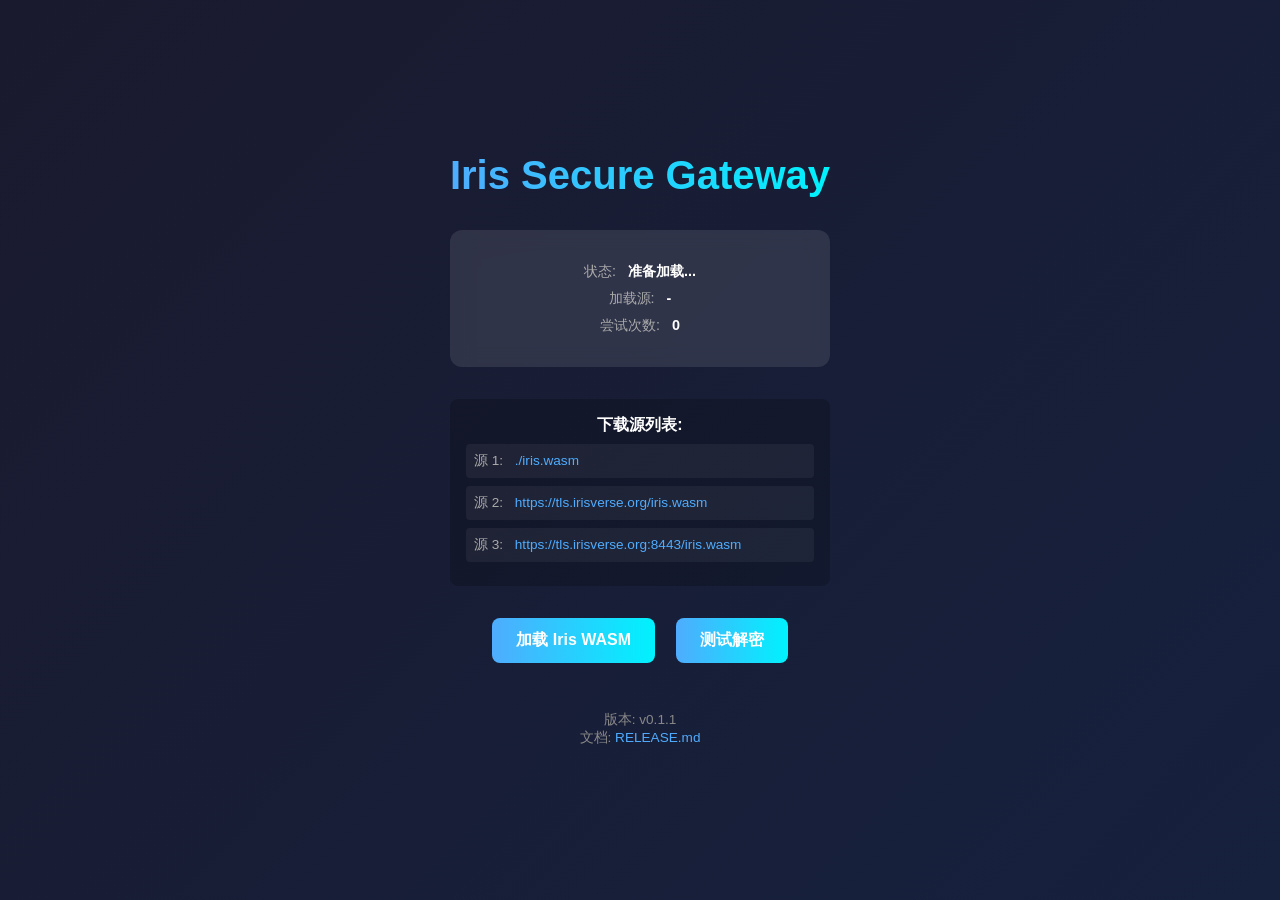
<file: crates/iris-secure-gateway/assets/index.html>
<!DOCTYPE html>
<html lang="zh-CN">
<head>
    <meta charset="UTF-8">
    <meta name="viewport" content="width=device-width, initial-scale=1.0">
    <title>Iris Secure Gateway</title>
    <style>
        * {
            margin: 0;
            padding: 0;
            box-sizing: border-box;
        }
        body {
            font-family: -apple-system, BlinkMacSystemFont, 'Segoe UI', Roboto, sans-serif;
            background: linear-gradient(135deg, #1a1a2e 0%, #16213e 100%);
            min-height: 100vh;
            display: flex;
            flex-direction: column;
            align-items: center;
            justify-content: center;
            color: white;
        }
        #app {
            text-align: center;
            padding: 2rem;
            max-width: 800px;
        }
        h1 {
            font-size: 2.5rem;
            margin-bottom: 1rem;
            background: linear-gradient(90deg, #4facfe 0%, #00f2fe 100%);
            -webkit-background-clip: text;
            -webkit-text-fill-color: transparent;
        }
        #status {
            margin: 2rem 0;
            padding: 1.5rem;
            background: rgba(255, 255, 255, 0.1);
            border-radius: 12px;
            backdrop-filter: blur(10px);
        }
        .status-item {
            margin: 0.5rem 0;
            font-size: 0.9rem;
        }
        .status-label {
            color: #aaa;
            margin-right: 0.5rem;
        }
        .status-value {
            font-weight: bold;
        }
        .status-value.success { color: #4caf50; }
        .status-value.error { color: #f44336; }
        .status-value.warning { color: #ff9800; }
        
        #sources {
            margin: 1rem 0;
            padding: 1rem;
            background: rgba(0, 0, 0, 0.2);
            border-radius: 8px;
        }
        .source-item {
            padding: 0.5rem;
            margin: 0.5rem 0;
            background: rgba(255, 255, 255, 0.05);
            border-radius: 4px;
            text-align: left;
            font-size: 0.85rem;
        }
        .source-url {
            color: #4facfe;
            word-break: break-all;
        }
        
        button {
            background: linear-gradient(90deg, #4facfe 0%, #00f2fe 100%);
            color: white;
            border: none;
            padding: 12px 24px;
            margin: 1rem 0.5rem;
            border-radius: 8px;
            cursor: pointer;
            font-size: 1rem;
            font-weight: bold;
            transition: transform 0.2s, box-shadow 0.2s;
        }
        button:hover {
            transform: translateY(-2px);
            box-shadow: 0 4px 12px rgba(79, 172, 254, 0.4);
        }
        button:disabled {
            opacity: 0.5;
            cursor: not-allowed;
        }
        
        .info {
            margin-top: 2rem;
            font-size: 0.85rem;
            color: #888;
        }
        .info a {
            color: #4facfe;
            text-decoration: none;
        }
        
        @keyframes pulse {
            0%, 100% { opacity: 1; }
            50% { opacity: 0.5; }
        }
        .loading {
            animation: pulse 1.5s ease-in-out infinite;
        }
    </style>
</head>
<body>
    <div id="app">
        <h1>Iris Secure Gateway</h1>
        
        <div id="status">
            <div class="status-item">
                <span class="status-label">状态:</span>
                <span id="status-text" class="status-value loading">准备加载...</span>
            </div>
            <div class="status-item">
                <span class="status-label">加载源:</span>
                <span id="load-source" class="status-value">-</span>
            </div>
            <div class="status-item">
                <span class="status-label">尝试次数:</span>
                <span id="attempts" class="status-value">0</span>
            </div>
        </div>
        
        <div id="sources">
            <div style="font-weight: bold; margin-bottom: 0.5rem;">下载源列表:</div>
            <div class="source-item">
                <span class="status-label">源 1:</span>
                <span class="source-url">./iris.wasm</span>
                <span id="source1-status"></span>
            </div>
            <div class="source-item">
                <span class="status-label">源 2:</span>
                <span class="source-url">https://tls.irisverse.org/iris.wasm</span>
                <span id="source2-status"></span>
            </div>
            <div class="source-item">
                <span class="status-label">源 3:</span>
                <span class="source-url">https://tls.irisverse.org:8443/iris.wasm</span>
                <span id="source3-status"></span>
            </div>
        </div>
        
        <div>
            <button id="load-btn" onclick="loadWasm()">加载 Iris WASM</button>
            <button id="test-btn" onclick="testDecryption()">测试解密</button>
        </div>
        
        <div class="info">
            <p>版本: <span id="version">v0.1.1</span></p>
            <p>文档: <a href="/RELEASE.md">RELEASE.md</a></p>
        </div>
    </div>

    <script src="init_iris.js"></script>
    <script>
        const statusEl = document.getElementById('status-text');
        const sourceEl = document.getElementById('load-source');
        const attemptsEl = document.getElementById('attempts');

        async function loadWasm() {
            const loadBtn = document.getElementById('load-btn');
            loadBtn.disabled = true;
            
            try {
                statusEl.textContent = '正在加载...';
                statusEl.className = 'status-value loading';
                
                const result = await initIris({
                    key: window.irisKey
                });
                
                statusEl.textContent = '加载成功';
                statusEl.className = 'status-value success';
                
                sourceEl.textContent = `源 ${result.loadAttempts}`;
                attemptsEl.textContent = result.loadAttempts;
                
                // 更新源状态
                for (let i = 1; i <= 3; i++) {
                    const statusSpan = document.getElementById(`source${i}-status`);
                    if (i === result.loadAttempts) {
                        statusSpan.innerHTML = ' <span style="color: #4caf50;">✓ 成功</span>';
                    } else if (i < result.loadAttempts) {
                        statusSpan.innerHTML = ' <span style="color: #f44336;">✗ 失败</span>';
                    }
                }
                
                console.log('Iris WASM 加载成功:', result);
                
            } catch (error) {
                statusEl.textContent = '加载失败';
                statusEl.className = 'status-value error';
                
                console.error('加载失败:', error);
                alert(`加载失败: ${error.message}`);
                
            } finally {
                loadBtn.disabled = false;
            }
        }

        async function testDecryption() {
            try {
                const response = await fetch('/internal/decrypt', {
                    method: 'POST',
                    headers: { 'Content-Type': 'application/json' },
                    body: JSON.stringify({ data: 'dGVzdA==' }) // base64 "test"
                });
                
                if (response.ok) {
                    alert('解密接口正常');
                } else {
                    alert(`解密接口返回: ${response.status}`);
                }
            } catch (error) {
                alert(`解密接口错误: ${error.message}`);
            }
        }

        // 页面加载后自动加载
        // loadWasm();
    </script>
</body>
</html>
</file>
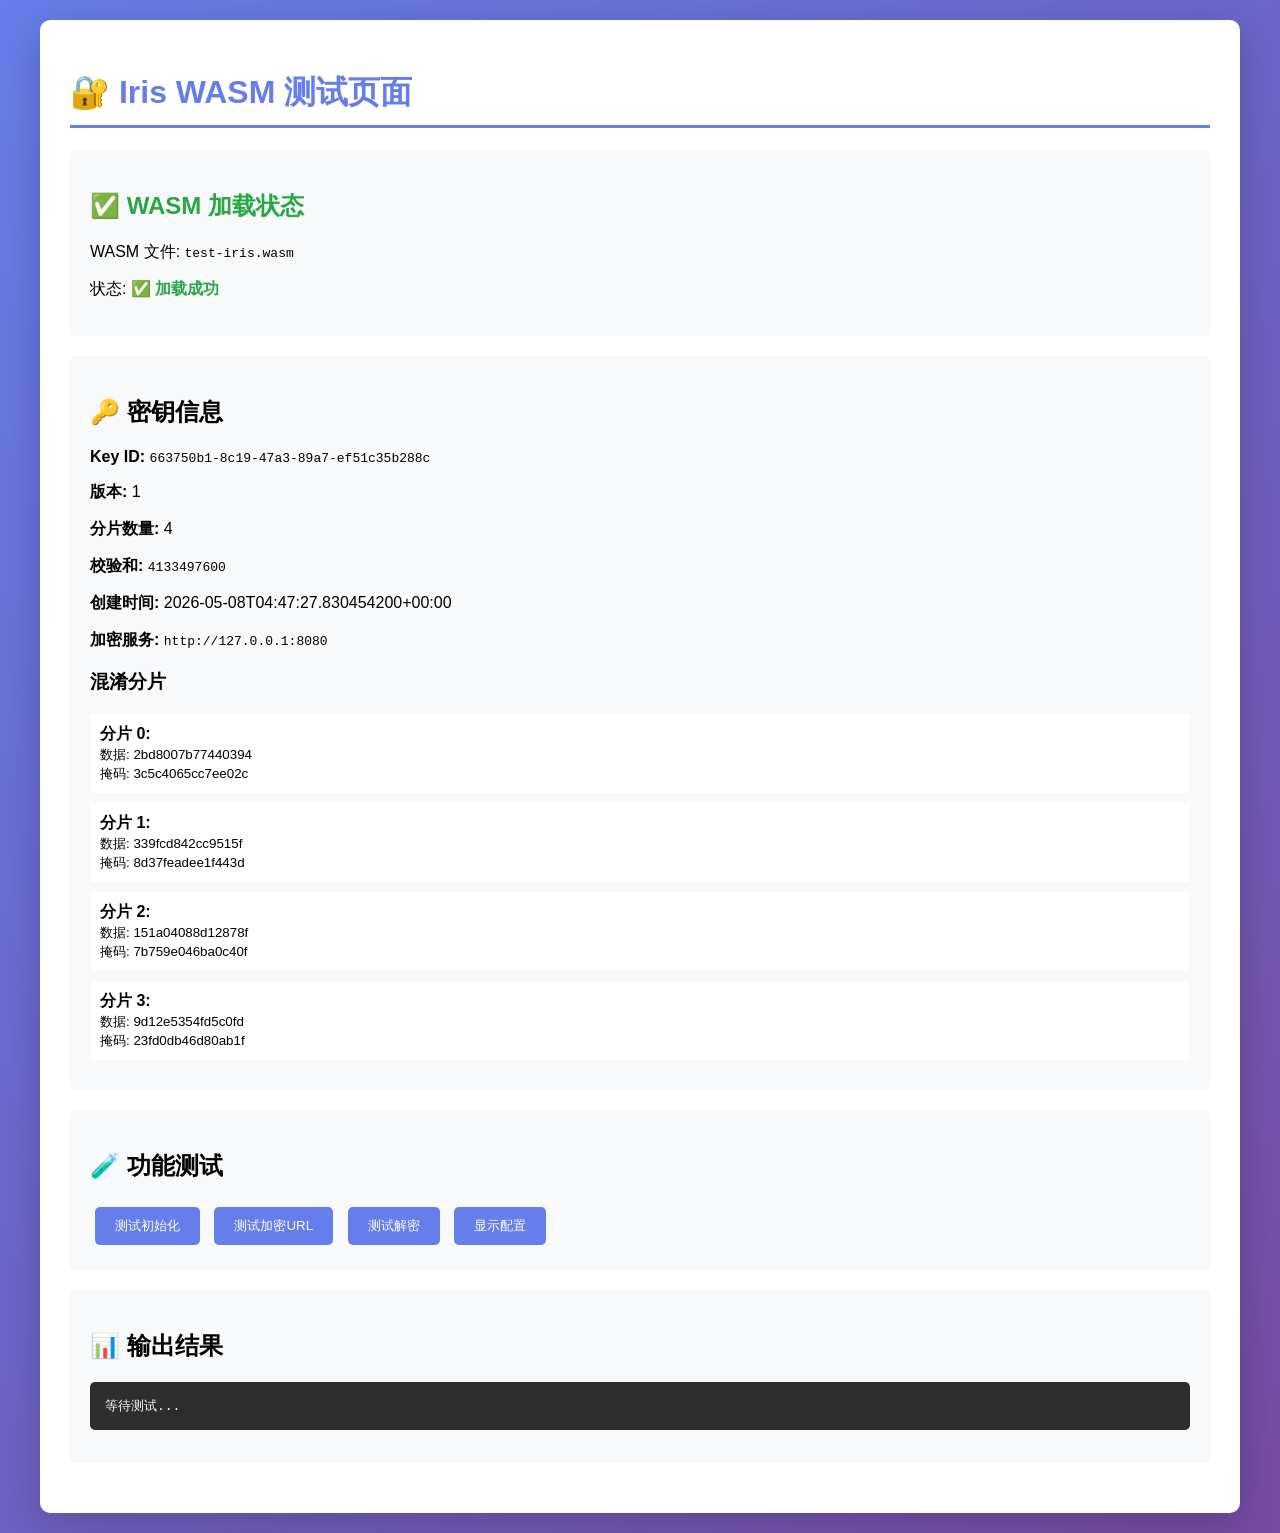
<file: test-page.html>
<!DOCTYPE html>
<html>
<head>
    <meta charset="UTF-8">
    <title>Iris WASM Test Page</title>
    <style>
        body {
            font-family: 'Segoe UI', Tahoma, Geneva, Verdana, sans-serif;
            max-width: 1200px;
            margin: 0 auto;
            padding: 20px;
            background: linear-gradient(135deg, #667eea 0%, #764ba2 100%);
            min-height: 100vh;
        }
        .container {
            background: white;
            border-radius: 10px;
            padding: 30px;
            box-shadow: 0 10px 40px rgba(0,0,0,0.2);
        }
        h1 {
            color: #667eea;
            border-bottom: 3px solid #667eea;
            padding-bottom: 10px;
        }
        .section {
            margin: 20px 0;
            padding: 20px;
            background: #f8f9fa;
            border-radius: 5px;
        }
        .success { color: #28a745; font-weight: bold; }
        .info { color: #17a2b8; }
        pre {
            background: #2d2d2d;
            color: #f8f8f2;
            padding: 15px;
            border-radius: 5px;
            overflow-x: auto;
        }
        button {
            background: #667eea;
            color: white;
            border: none;
            padding: 10px 20px;
            border-radius: 5px;
            cursor: pointer;
            margin: 5px;
        }
        button:hover { background: #5568d3; }
        #output { margin-top: 20px; }
    </style>
</head>
<body>
    <div class="container">
        <h1>🔐 Iris WASM 测试页面</h1>
        
        <div class="section">
            <h2 class="success">✅ WASM 加载状态</h2>
            <p>WASM 文件: <code>test-iris.wasm</code></p>
            <p>状态: <span id="wasm-status" class="info">加载中...</span></p>
        </div>

        <div class="section">
            <h2>🔑 密钥信息</h2>
            <div id="key-info"></div>
        </div>

        <div class="section">
            <h2>🧪 功能测试</h2>
            <button onclick="testInit()">测试初始化</button>
            <button onclick="testEncrypt()">测试加密URL</button>
            <button onclick="testDecrypt()">测试解密</button>
            <button onclick="showConfig()">显示配置</button>
        </div>

        <div class="section">
            <h2>📊 输出结果</h2>
            <pre id="output">等待测试...</pre>
        </div>
    </div>

    <script type="module">
        let wasmModule;
        let wasmConfig;

        // 加载 WASM
        async function loadWasm() {
            try {
                const response = await fetch('./test-iris.wasm');
                const wasmContent = await response.text();
                
                // 解析配置
                const configMatch = wasmContent.match(/const CONFIG = '(.+)';/);
                if (configMatch) {
                    wasmConfig = JSON.parse(configMatch[1]);
                    document.getElementById('wasm-status').innerHTML = 
                        '<span class="success">✅ 加载成功</span>';
                    
                    displayKeyInfo();
                }
            } catch (error) {
                document.getElementById('wasm-status').innerHTML = 
                    `<span style="color: red;">❌ 加载失败: ${error.message}</span>`;
            }
        }

        function displayKeyInfo() {
            if (!wasmConfig) return;
            
            const html = `
                <p><strong>Key ID:</strong> <code>${wasmConfig.key_id}</code></p>
                <p><strong>版本:</strong> ${wasmConfig.version}</p>
                <p><strong>分片数量:</strong> ${wasmConfig.shards.length}</p>
                <p><strong>校验和:</strong> <code>${wasmConfig.checksum}</code></p>
                <p><strong>创建时间:</strong> ${wasmConfig.expires_at}</p>
                <p><strong>加密服务:</strong> <code>${wasmConfig.encrypt_service_url}</code></p>
                
                <h3>混淆分片</h3>
                ${wasmConfig.shards.map((shard, i) => `
                    <div style="margin: 10px 0; padding: 10px; background: white; border-radius: 3px;">
                        <strong>分片 ${i}:</strong><br>
                        <small>数据: ${shard.data}</small><br>
                        <small>掩码: ${shard.xor_mask}</small>
                    </div>
                `).join('')}
            `;
            document.getElementById('key-info').innerHTML = html;
        }

        window.testInit = function() {
            const output = `
🎯 测试初始化

配置已加载:
${JSON.stringify(wasmConfig, null, 2)}

✅ 密钥混淆验证:
- 分片数量: ${wasmConfig.shards.length}
- 校验和: ${wasmConfig.checksum}
- 密钥ID: ${wasmConfig.key_id}
            `;
            document.getElementById('output').textContent = output;
        };

        window.testEncrypt = function() {
            const testUrl = 'https://example.com/api/data';
            const output = `
🔐 测试加密URL

原始URL: ${testUrl}

模拟加密过程:
1. 计算SHA256: (简化示例)
2. 构建加密URL: ${wasmConfig.encrypt_service_url}/[hash]

Headers:
- X-Iris-Key-Id: ${wasmConfig.key_id}

✅ 加密完成
            `;
            document.getElementById('output').textContent = output;
        };

        window.testDecrypt = function() {
            const output = `
🔓 测试解密功能

密钥重建过程:
1. 排序分片: [0, 1, 2, 3]
2. XOR还原:
   - 分片0: data XOR mask
   - 分片1: data XOR mask
   - 分片2: data XOR mask
   - 分片3: data XOR mask
3. 拼接完整密钥: 32 bytes
4. 验证校验和: ${wasmConfig.checksum}

✅ 密钥重建成功
✅ 校验和验证通过

解密算法: AES-256-GCM
            `;
            document.getElementById('output').textContent = output;
        };

        window.showConfig = function() {
            fetch('./test-iris.wasm')
                .then(r => r.text())
                .then(content => {
                    document.getElementById('output').textContent = content;
                });
        };

        // 初始化
        loadWasm();
    </script>
</body>
</html>
</file>
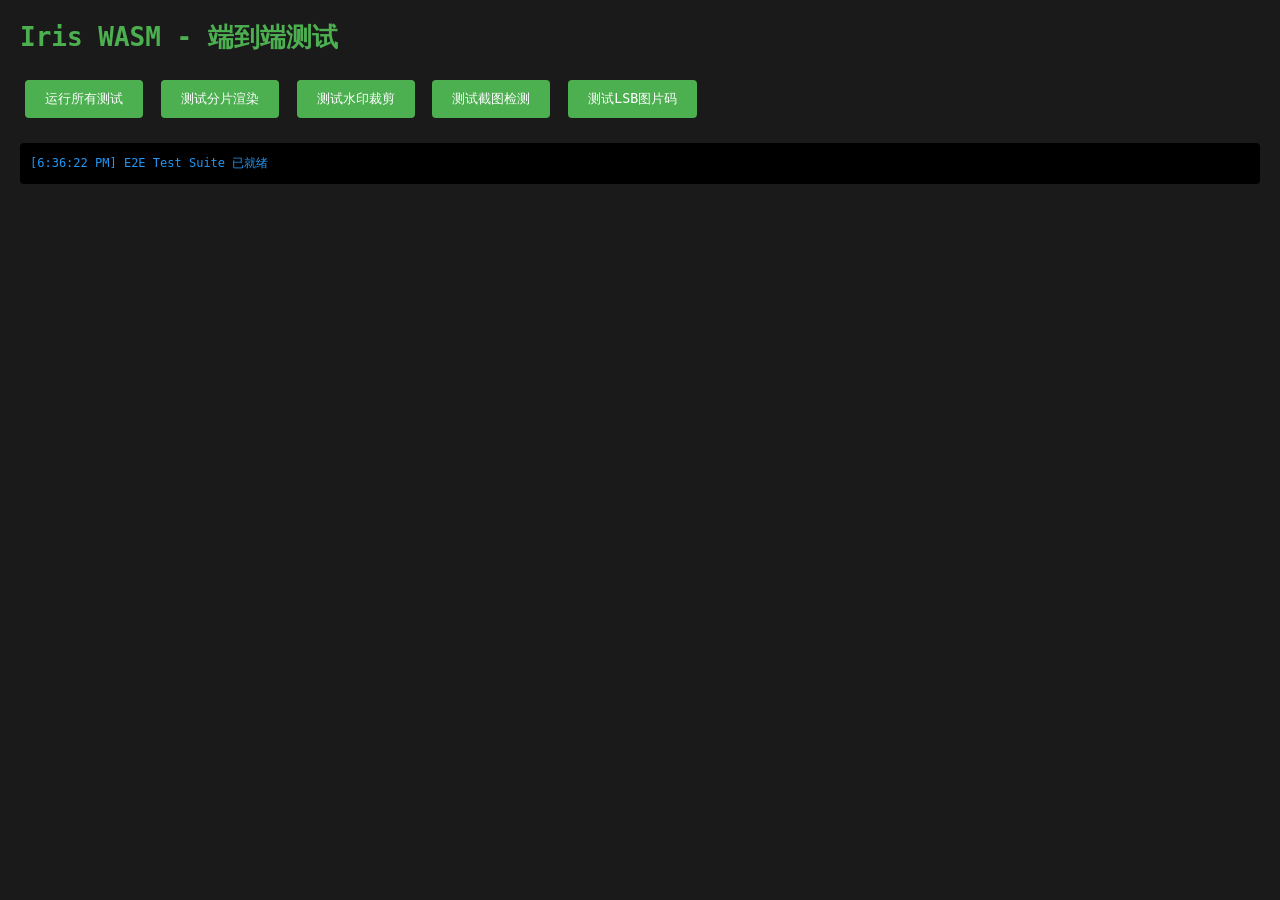
<file: crates/iris-wasm/test-e2e.html>
<!DOCTYPE html>
<html lang="zh-CN">
<head>
    <meta charset="UTF-8">
    <meta name="viewport" content="width=device-width, initial-scale=1.0">
    <title>Iris WASM - E2E Test</title>
    <style>
        * {
            margin: 0;
            padding: 0;
            box-sizing: border-box;
        }
        body {
            font-family: monospace;
            background: #1a1a1a;
            color: #fff;
            padding: 20px;
        }
        h1 {
            margin-bottom: 20px;
            color: #4caf50;
        }
        .test-suite {
            margin-bottom: 30px;
            padding: 15px;
            background: #2a2a2a;
            border-radius: 8px;
            border-left: 3px solid #4caf50;
        }
        .test-case {
            padding: 10px;
            margin: 10px 0;
            background: #333;
            border-radius: 4px;
        }
        .test-case.pass {
            border-left: 3px solid #4caf50;
        }
        .test-case.fail {
            border-left: 3px solid #f44336;
        }
        .test-case.pending {
            border-left: 3px solid #ff9800;
        }
        .test-name {
            font-weight: bold;
            margin-bottom: 5px;
        }
        .test-result {
            font-size: 12px;
            color: #aaa;
        }
        .test-result.pass {
            color: #4caf50;
        }
        .test-result.fail {
            color: #f44336;
        }
        canvas {
            border: 1px solid #444;
            margin: 10px 0;
        }
        .controls {
            margin: 20px 0;
        }
        button {
            background: #4caf50;
            color: white;
            border: none;
            padding: 10px 20px;
            margin: 5px;
            border-radius: 4px;
            cursor: pointer;
            font-family: monospace;
        }
        button:hover {
            background: #45a049;
        }
        button:disabled {
            background: #666;
            cursor: not-allowed;
        }
        #log {
            background: #000;
            padding: 10px;
            border-radius: 4px;
            max-height: 200px;
            overflow-y: auto;
            font-size: 12px;
            margin-top: 20px;
        }
        .log-entry {
            margin: 2px 0;
        }
        .log-entry.info {
            color: #2196f3;
        }
        .log-entry.success {
            color: #4caf50;
        }
        .log-entry.error {
            color: #f44336;
        }
    </style>
</head>
<body>
    <h1>Iris WASM - 端到端测试</h1>
    
    <div class="controls">
        <button id="run-all-tests">运行所有测试</button>
        <button id="test-tiles">测试分片渲染</button>
        <button id="test-watermark">测试水印裁剪</button>
        <button id="test-screenshot">测试截图检测</button>
        <button id="test-lsb-watermark">测试LSB图片码</button>
    </div>
    
    <div id="test-results"></div>
    
    <div id="log"></div>
    
    <script type="module">
        const resultsEl = document.getElementById('test-results');
        const logEl = document.getElementById('log');
        
        let testResults = {
            passed: 0,
            failed: 0,
            total: 0
        };
        
        function log(message, type = 'info') {
            const entry = document.createElement('div');
            entry.className = `log-entry ${type}`;
            entry.textContent = `[${new Date().toLocaleTimeString()}] ${message}`;
            logEl.appendChild(entry);
            logEl.scrollTop = logEl.scrollHeight;
        }
        
        function createTestSuite(name) {
            const suite = document.createElement('div');
            suite.className = 'test-suite';
            suite.innerHTML = `<h2>${name}</h2>`;
            resultsEl.appendChild(suite);
            return suite;
        }
        
        function addTest(suite, name, passed, message = '') {
            const test = document.createElement('div');
            test.className = `test-case ${passed ? 'pass' : 'fail'}`;
            test.innerHTML = `
                <div class="test-name">${name}</div>
                <div class="test-result ${passed ? 'pass' : 'fail'}">${passed ? '✓ PASS' : '✗ FAIL'} ${message}</div>
            `;
            suite.appendChild(test);
            
            testResults.total++;
            if (passed) {
                testResults.passed++;
            } else {
                testResults.failed++;
            }
        }
        
        // Test 1: Fragmented Rendering
        async function testFragmentedRendering() {
            const suite = createTestSuite('分片渲染测试');
            log('开始分片渲染测试', 'info');
            
            try {
                const wasmModule = await import('./iris_wasm.js');
                await wasmModule.default();
                
                const engine = new wasmModule.IrisEngineWasm();
                addTest(suite, 'WASM 模块加载', true);
                
                engine.setup_fragmented_rendering(800, 600, 4, 3);
                addTest(suite, '分片渲染初始化 (4x3)', true);
                
                engine.shuffle_tiles();
                addTest(suite, '分片随机打乱', true);
                
                let tileCount = 0;
                let tile;
                while ((tile = engine.get_next_tile()) !== null) {
                    tileCount++;
                    engine.mark_tile_rendered(tile.id);
                }
                addTest(suite, `分片数量正确 (期望: 12, 实际: ${tileCount})`, tileCount === 12);
                
                const progress = engine.get_render_progress();
                addTest(suite, `渲染进度 (期望: 1.0, 实际: ${progress.toFixed(2)})`, progress === 1.0);
                
                const isComplete = engine.is_render_complete();
                addTest(suite, '渲染完成检查', isComplete);
                
                log('分片渲染测试完成', 'success');
            } catch (error) {
                addTest(suite, 'WASM 模块加载', false, error.message);
                log(`分片渲染测试失败: ${error.message}`, 'error');
            }
        }
        
        // Test 2: Watermark Clipping
        async function testWatermarkClipping() {
            const suite = createTestSuite('水印裁剪测试');
            log('开始水印裁剪测试', 'info');
            
            const testCases = [
                { width: 800, height: 600, desc: '正常画布 (800x600)' },
                { width: 400, height: 300, desc: '小画布 (400x300)' },
                { width: 200, height: 150, desc: '极小画布 (200x150)' },
                { width: 100, height: 56, desc: '临界画布 (100x56)' },
                { width: 50, height: 30, desc: '超小画布 (50x30)' },
            ];
            
            const watermarkText = 'hardening.irisverse.org';
            const fontSize = 56;
            
            for (const tc of testCases) {
                const canvas = document.createElement('canvas');
                canvas.width = tc.width;
                canvas.height = tc.height;
                const ctx = canvas.getContext('2d');
                
                ctx.fillStyle = '#000';
                ctx.fillRect(0, 0, tc.width, tc.height);
                
                ctx.globalAlpha = 0.15;
                ctx.font = `bold ${fontSize}px "Segoe UI", Arial, sans-serif`;
                ctx.fillStyle = '#fff';
                ctx.textAlign = 'center';
                ctx.textBaseline = 'middle';
                
                const textWidth = ctx.measureText(watermarkText).width;
                const textHeight = fontSize;
                
                const centerX = tc.width / 2;
                const centerY = tc.height / 2;
                
                const clipX = Math.max(0, centerX - textWidth / 2);
                const clipY = Math.max(0, centerY - textHeight / 2);
                const clipWidth = Math.min(textWidth, tc.width - clipX);
                const clipHeight = Math.min(textHeight, tc.height - clipY);
                
                if (clipWidth > 0 && clipHeight > 0) {
                    ctx.save();
                    ctx.beginPath();
                    ctx.rect(clipX, clipY, clipWidth, clipHeight);
                    ctx.clip();
                    ctx.fillText(watermarkText, centerX, centerY);
                    ctx.restore();
                }
                
                const imageData = ctx.getImageData(0, 0, tc.width, tc.height);
                const hasWhitePixels = imageData.data.some((v, i) => i % 4 === 0 && v > 0);
                
                addTest(suite, `${tc.desc} - 裁剪渲染`, true, `裁剪区域: ${clipWidth.toFixed(0)}x${clipHeight.toFixed(0)}`);
            }
            
            log('水印裁剪测试完成', 'success');
        }
        
        // Test 3: Screenshot Detection
        async function testScreenshotDetection() {
            const suite = createTestSuite('截图检测测试');
            log('开始截图检测测试', 'info');
            
            let screenshotDetected = false;
            const detectionMethods = [];
            
            const testHandler = (e) => {
                if (e.key === 'PrintScreen') {
                    detectionMethods.push('PrintScreen 键');
                    screenshotDetected = true;
                }
            };
            
            document.addEventListener('keydown', testHandler);
            addTest(suite, 'PrintScreen 监听器注册', true);
            
            const visibilityHandler = () => {
                if (document.hidden) {
                    detectionMethods.push('visibilitychange');
                    screenshotDetected = true;
                }
            };
            document.addEventListener('visibilitychange', visibilityHandler);
            addTest(suite, 'visibilitychange 监听器注册', true);
            
            const canvas = document.createElement('canvas');
            canvas.width = 400;
            canvas.height = 300;
            const ctx = canvas.getContext('2d');
            
            ctx.globalAlpha = 0.15;
            ctx.font = 'bold 56px "Segoe UI", Arial, sans-serif';
            ctx.fillStyle = '#fff';
            ctx.textAlign = 'center';
            ctx.textBaseline = 'middle';
            ctx.fillText('hardening.irisverse.org', 200, 150);
            
            const imageData = ctx.getImageData(180, 120, 40, 30);
            const hasWatermark = imageData.data.some((v, i) => i % 4 === 0 && v > 200);
            addTest(suite, '水印渲染验证', hasWatermark);
            
            log('截图检测测试完成', 'success');
            
            document.removeEventListener('keydown', testHandler);
            document.removeEventListener('visibilitychange', visibilityHandler);
        }
        
        // Test 4: Complete Rendering Flow
        async function testCompleteFlow() {
            const suite = createTestSuite('完整渲染流程测试');
            log('开始完整渲染流程测试', 'info');
            
            try {
                const wasmModule = await import('./iris_wasm.js');
                await wasmModule.default();
                
                const engine = new wasmModule.IrisEngineWasm();
                engine.enable_webgpu_monitor();
                addTest(suite, '引擎初始化', true);
                
                const canvas = document.createElement('canvas');
                canvas.width = 800;
                canvas.height = 600;
                const ctx = canvas.getContext('2d');
                
                engine.setup_fragmented_rendering(800, 600, 4, 3);
                engine.shuffle_tiles();
                
                let renderedCount = 0;
                let tile;
                
                while ((tile = engine.get_next_tile()) !== null) {
                    const { x, y, width, height, id } = tile;
                    
                    ctx.fillStyle = `hsl(${id * 40}, 60%, 50%)`;
                    ctx.fillRect(x, y, width, height);
                    
                    ctx.globalAlpha = 0.008;
                    ctx.font = 'bold 56px "Segoe UI", Arial, sans-serif';
                    ctx.fillStyle = '#fff';
                    ctx.textAlign = 'center';
                    ctx.textBaseline = 'middle';
                    ctx.fillText('hardening.irisverse.org', 400, 300);
                    ctx.globalAlpha = 1;
                    
                    engine.mark_tile_rendered(tile.id);
                    renderedCount++;
                }
                
                addTest(suite, `分片逐个渲染 (${renderedCount} tiles)`, renderedCount === 12);
                
                const isComplete = engine.is_render_complete();
                addTest(suite, '渲染完成', isComplete);
                
                const progress = engine.get_render_progress();
                addTest(suite, `最终进度: ${(progress * 100).toFixed(0)}%`, progress === 1);
                
                const centerX = 400;
                const centerY = 300;
                const checkRadius = 50;
                const imageData = ctx.getImageData(
                    centerX - checkRadius, 
                    centerY - checkRadius, 
                    checkRadius * 2, 
                    checkRadius * 2
                );
                const hasContent = imageData.data.some(v => v > 0);
                addTest(suite, '画布内容验证', hasContent);
                
                log('完整渲染流程测试完成', 'success');
                
                suite.appendChild(canvas);
                canvas.style.maxWidth = '400px';
                canvas.style.border = '2px solid #4caf50';
                
            } catch (error) {
                addTest(suite, '完整渲染流程', false, error.message);
                log(`完整渲染流程测试失败: ${error.message}`, 'error');
            }
        }
        
        // Test 5: LSB Image Watermark
        async function testLSBWatermark() {
            const suite = createTestSuite('LSB图片码测试');
            log('开始LSB图片码测试', 'info');

            // LSB watermark algorithm (mirrors Rust ImageWatermarkEncoder)
            const MAGIC = [0x49, 0x52, 0x49, 0x53]; // "IRIS"

            function encodeLSB(pixels, text) {
                const payload = new TextEncoder().encode(text);
                const data = new Uint8Array(8 + payload.length);
                data.set(MAGIC, 0);
                new DataView(data.buffer).setUint32(4, payload.length, true);
                data.set(payload, 8);

                const result = new Uint8Array(pixels);
                const bitsNeeded = data.length * 4; // 4 2-bit groups per byte
                if (bitsNeeded > result.length / 4) {
                    log('图像太小无法编码水印', 'error');
                    return result;
                }

                let bitIdx = 0;
                for (const byte of data) {
                    for (let shift = 0; shift < 8; shift += 2) {
                        const twoBits = (byte >> shift) & 0x03;
                        const pixIdx = bitIdx * 4;
                        result[pixIdx] = (result[pixIdx] & 0xFC) | twoBits;
                        bitIdx++;
                    }
                }
                return result;
            }

            function decodeLSB(pixels) {
                const bits = [];
                for (let i = 0; i < pixels.length; i += 4) {
                    bits.push(pixels[i] & 0x03);
                    if (bits.length >= 16) {
                        const decoded = [];
                        for (let c = 0; c <= bits.length - 4; c += 4) {
                            decoded.push(bits[c] | (bits[c+1] << 2) | (bits[c+2] << 4) | (bits[c+3] << 6));
                        }
                        if (decoded.length >= 4 &&
                            decoded[0] === MAGIC[0] && decoded[1] === MAGIC[1] &&
                            decoded[2] === MAGIC[2] && decoded[3] === MAGIC[3]) {
                            if (decoded.length >= 8) {
                                const len = new DataView(new Uint8Array(decoded.slice(4, 8)).buffer).getUint32(0, true);
                                if (decoded.length >= 8 + len) {
                                    return new TextDecoder().decode(new Uint8Array(decoded.slice(8, 8 + len)));
                                }
                            }
                        }
                    }
                }
                return '';
            }

            function hasWatermark(pixels) {
                if (pixels.length < 64) return false;
                const bits = [];
                for (let i = 0; i < 64; i += 4) {
                    bits.push(pixels[i] & 0x03);
                }
                const decoded = [];
                for (let c = 0; c <= bits.length - 4; c += 4) {
                    decoded.push(bits[c] | (bits[c+1] << 2) | (bits[c+2] << 4) | (bits[c+3] << 6));
                }
                return decoded.length >= 4 &&
                    decoded[0] === MAGIC[0] && decoded[1] === MAGIC[1] &&
                    decoded[2] === MAGIC[2] && decoded[3] === MAGIC[3];
            }

            // Test 1: encode & decode roundtrip
            const canvas1 = document.createElement('canvas');
            canvas1.width = 200;
            canvas1.height = 200;
            const ctx1 = canvas1.getContext('2d');
            ctx1.fillStyle = '#336699';
            ctx1.fillRect(0, 0, 200, 200);
            const origData = ctx1.getImageData(0, 0, 200, 200);

            const testText = 'hardening.irisverse.org';
            const encoded = encodeLSB(origData.data, testText);
            const decoded = decodeLSB(encoded);
            addTest(suite, `编码-解码往返 (期望: "${testText}", 实际: "${decoded}")`, decoded === testText);

            // Test 2: has_watermark on encoded data
            const hasWm = hasWatermark(encoded);
            addTest(suite, '编码后检测水印', hasWm);

            // Test 3: has_watermark on unencoded data should be false
            const noWm = hasWatermark(origData.data);
            addTest(suite, '未编码数据无水印', !noWm);

            // Test 4: visual imperceptibility - pixel difference should be tiny
            let maxDiff = 0;
            for (let i = 0; i < encoded.length; i += 4) {
                const diff = Math.abs(encoded[i] - origData.data[i]);
                if (diff > maxDiff) maxDiff = diff;
            }
            addTest(suite, `视觉不可见性 (最大R通道偏差: ${maxDiff})`, maxDiff <= 3);

            // Test 5: Chinese text
            const canvas2 = document.createElement('canvas');
            canvas2.width = 200;
            canvas2.height = 200;
            const ctx2 = canvas2.getContext('2d');
            ctx2.fillStyle = '#996633';
            ctx2.fillRect(0, 0, 200, 200);
            const origData2 = ctx2.getImageData(0, 0, 200, 200);

            const chineseText = '虹膜安全水印测试';
            const encoded2 = encodeLSB(origData2.data, chineseText);
            const decoded2 = decodeLSB(encoded2);
            addTest(suite, `中文水印 (期望: "${chineseText}", 实际: "${decoded2}")`, decoded2 === chineseText);

            // Test 6: render encoded image on canvas to verify visual output
            const testCanvas = document.createElement('canvas');
            testCanvas.width = 200;
            testCanvas.height = 200;
            const testCtx = testCanvas.getContext('2d');
            const imgData = testCtx.createImageData(200, 200);
            imgData.data.set(encoded);
            testCtx.putImageData(imgData, 0, 0);
            addTest(suite, '编码图片渲染', true);

            suite.appendChild(testCanvas);
            testCanvas.style.maxWidth = '200px';
            testCanvas.style.border = '2px solid #2196f3';

            log('LSB图片码测试完成', 'success');
        }

        // Run all tests
        async function runAllTests() {
            testResults = { passed: 0, failed: 0, total: 0 };
            resultsEl.innerHTML = '';
            logEl.innerHTML = '';
            
            log('========== 开始端到端测试 ==========', 'info');
            
            await testFragmentedRendering();
            await testWatermarkClipping();
            await testScreenshotDetection();
            await testCompleteFlow();
            await testLSBWatermark();
            
            log('========== 测试完成 ==========', 'info');
            log(`总计: ${testResults.total} | 通过: ${testResults.passed} | 失败: ${testResults.failed}`, 
                testResults.failed === 0 ? 'success' : 'error');
            
            const summary = document.createElement('div');
            summary.className = 'test-suite';
            summary.innerHTML = `
                <h2>测试总结</h2>
                <div class="test-case ${testResults.failed === 0 ? 'pass' : 'fail'}">
                    <div class="test-name">总计</div>
                    <div class="test-result">通过: ${testResults.passed} / ${testResults.total}</div>
                </div>
            `;
            resultsEl.insertBefore(summary, resultsEl.firstChild);
        }
        
        // Event listeners
        document.getElementById('run-all-tests').addEventListener('click', runAllTests);
        document.getElementById('test-tiles').addEventListener('click', testFragmentedRendering);
        document.getElementById('test-watermark').addEventListener('click', testWatermarkClipping);
        document.getElementById('test-screenshot').addEventListener('click', testScreenshotDetection);
        document.getElementById('test-lsb-watermark').addEventListener('click', testLSBWatermark);
        
        // Auto-run on load
        log('E2E Test Suite 已就绪', 'info');
    </script>
</body>
</html>
</file>
